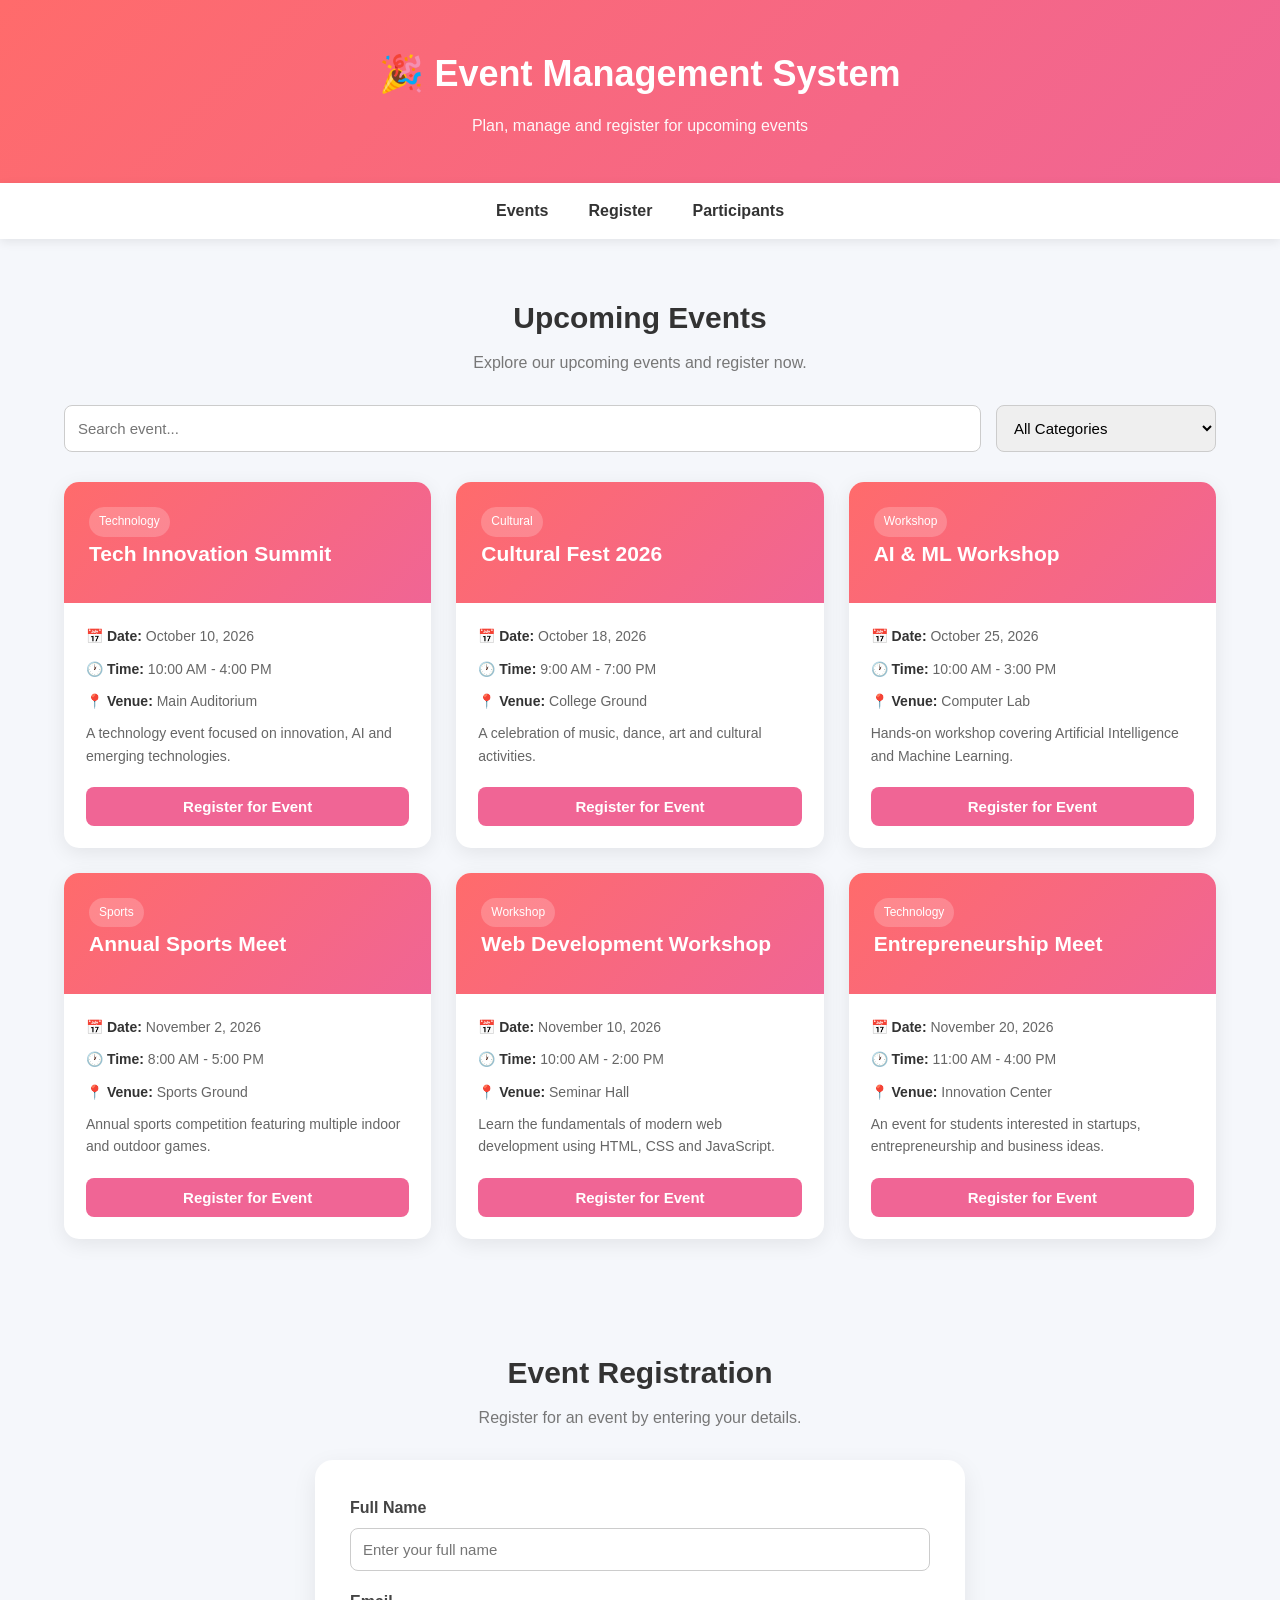
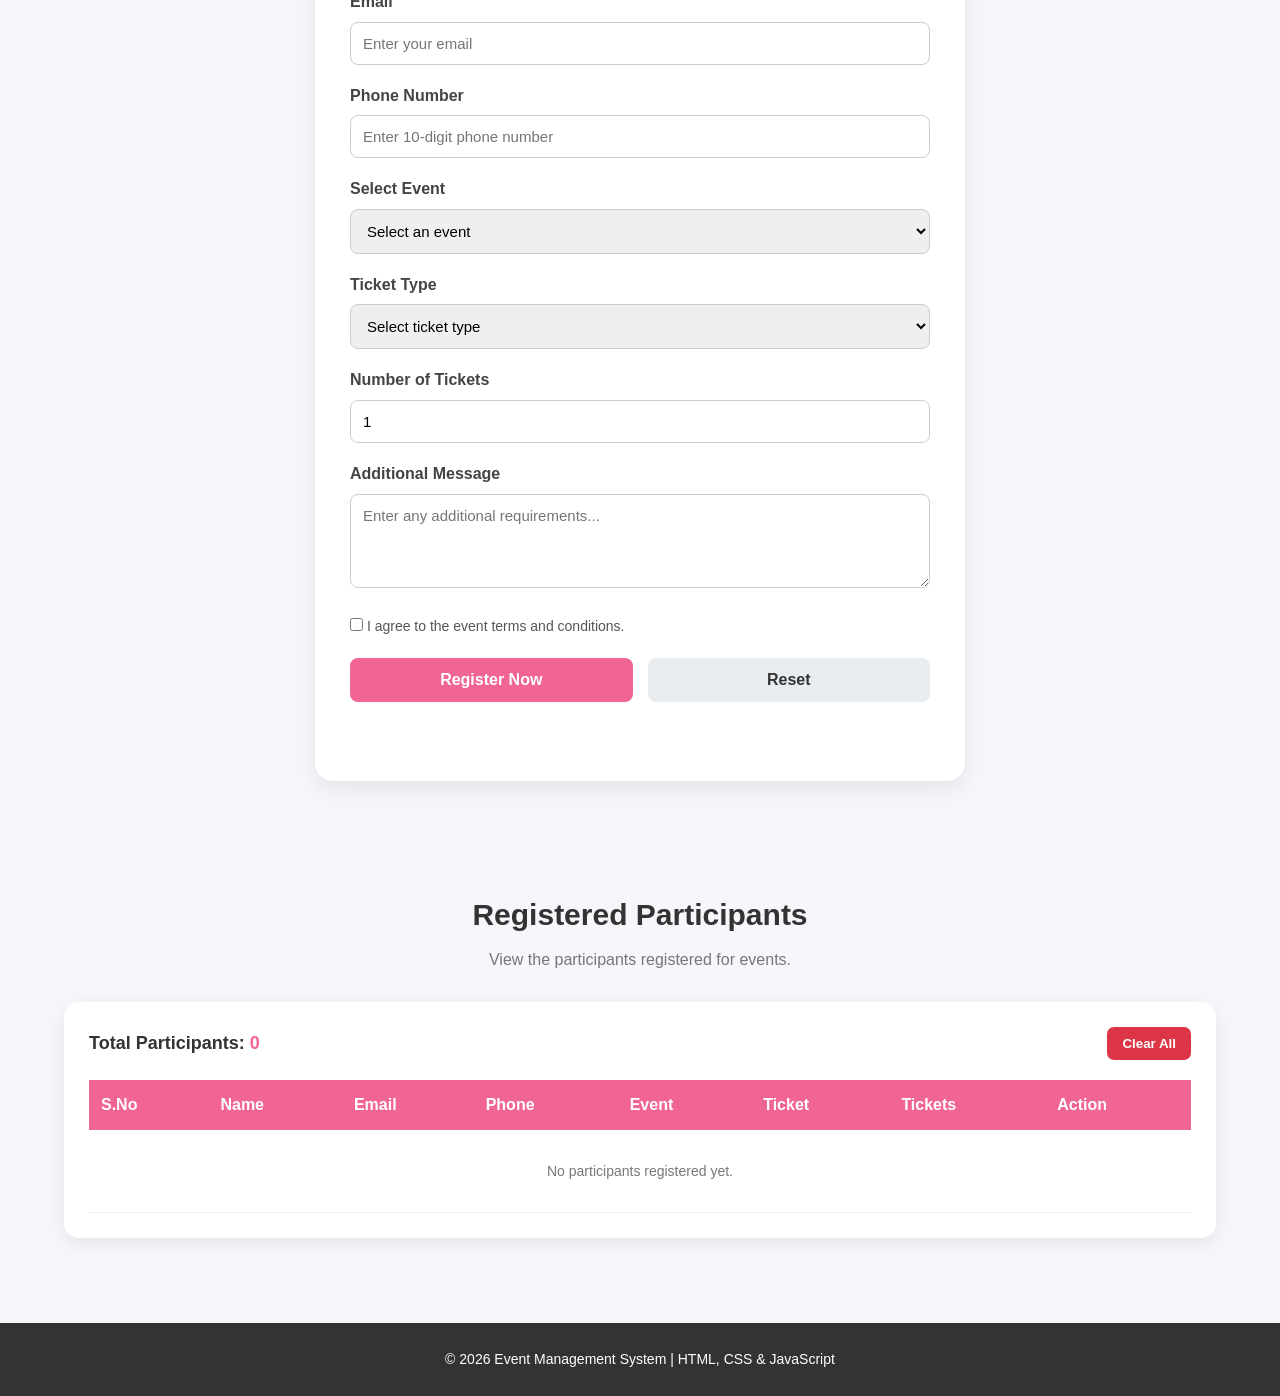
<file: Module 3/EventManagement/index.html>
<!DOCTYPE html>
<html lang="en">

<head>

    <meta charset="UTF-8">

    <meta name="viewport"
          content="width=device-width, initial-scale=1.0">

    <title>Event Management System</title>

    <link rel="stylesheet" href="style.css">

</head>

<body>

    <!-- ================= HEADER ================= -->

    <header>

        <div class="header-content">

            <h1>🎉 Event Management System</h1>

            <p>
                Plan, manage and register for upcoming events
            </p>

        </div>

    </header>


    <!-- ================= NAVIGATION ================= -->

    <nav>

        <a href="#events">Events</a>

        <a href="#registration">Register</a>

        <a href="#participants">Participants</a>

    </nav>


    <!-- ================= MAIN ================= -->

    <main>


        <!-- ================= EVENT SECTION ================= -->

        <section id="events">

            <div class="section-heading">

                <h2>Upcoming Events</h2>

                <p>
                    Explore our upcoming events and register now.
                </p>

            </div>


            <!-- Search and Filter -->

            <div class="search-area">

                <input
                    type="text"
                    id="searchEvent"
                    placeholder="Search event..."
                >

                <select id="categoryFilter">

                    <option value="All">
                        All Categories
                    </option>

                    <option value="Technology">
                        Technology
                    </option>

                    <option value="Cultural">
                        Cultural
                    </option>

                    <option value="Sports">
                        Sports
                    </option>

                    <option value="Workshop">
                        Workshop
                    </option>

                </select>

            </div>


            <!-- Event Cards -->

            <div
                id="eventContainer"
                class="event-container">
            </div>

        </section>


        <!-- ================= REGISTRATION ================= -->

        <section id="registration">

            <div class="section-heading">

                <h2>Event Registration</h2>

                <p>
                    Register for an event by entering your details.
                </p>

            </div>


            <div class="form-box">

                <form id="eventForm">


                    <!-- Participant Name -->

                    <div class="form-group">

                        <label for="participantName">
                            Full Name
                        </label>

                        <input
                            type="text"
                            id="participantName"
                            placeholder="Enter your full name"
                        >

                        <small id="nameError"></small>

                    </div>


                    <!-- Email -->

                    <div class="form-group">

                        <label for="participantEmail">
                            Email
                        </label>

                        <input
                            type="email"
                            id="participantEmail"
                            placeholder="Enter your email"
                        >

                        <small id="emailError"></small>

                    </div>


                    <!-- Phone -->

                    <div class="form-group">

                        <label for="participantPhone">
                            Phone Number
                        </label>

                        <input
                            type="text"
                            id="participantPhone"
                            maxlength="10"
                            placeholder="Enter 10-digit phone number"
                        >

                        <small id="phoneError"></small>

                    </div>


                    <!-- Event -->

                    <div class="form-group">

                        <label for="eventSelect">
                            Select Event
                        </label>

                        <select id="eventSelect">

                            <option value="">
                                Select an event
                            </option>

                        </select>

                        <small id="eventError"></small>

                    </div>


                    <!-- Ticket Type -->

                    <div class="form-group">

                        <label for="ticketType">
                            Ticket Type
                        </label>

                        <select id="ticketType">

                            <option value="">
                                Select ticket type
                            </option>

                            <option value="Regular">
                                Regular
                            </option>

                            <option value="VIP">
                                VIP
                            </option>

                            <option value="Student">
                                Student
                            </option>

                        </select>

                        <small id="ticketError"></small>

                    </div>


                    <!-- Number of Tickets -->

                    <div class="form-group">

                        <label for="tickets">
                            Number of Tickets
                        </label>

                        <input
                            type="number"
                            id="tickets"
                            min="1"
                            max="5"
                            value="1"
                        >

                        <small id="ticketsError"></small>

                    </div>


                    <!-- Message -->

                    <div class="form-group">

                        <label for="message">
                            Additional Message
                        </label>

                        <textarea
                            id="message"
                            rows="4"
                            placeholder="Enter any additional requirements..."
                        ></textarea>

                    </div>


                    <!-- Terms -->

                    <div class="terms">

                        <label>

                            <input
                                type="checkbox"
                                id="terms"
                            >

                            I agree to the event terms and conditions.

                        </label>

                        <small id="termsError"></small>

                    </div>


                    <!-- Buttons -->

                    <div class="buttons">

                        <button
                            type="submit"
                            class="register-btn">

                            Register Now

                        </button>

                        <button
                            type="reset"
                            class="reset-btn">

                            Reset

                        </button>

                    </div>


                    <div id="successMessage"></div>

                </form>

            </div>

        </section>


        <!-- ================= PARTICIPANTS ================= -->

        <section id="participants">

            <div class="section-heading">

                <h2>Registered Participants</h2>

                <p>
                    View the participants registered for events.
                </p>

            </div>


            <div class="table-box">

                <div class="participant-header">

                    <h3>
                        Total Participants:
                        <span id="participantCount">0</span>
                    </h3>

                    <button
                        id="clearParticipants"
                        class="clear-btn">

                        Clear All

                    </button>

                </div>


                <div class="table-container">

                    <table>

                        <thead>

                            <tr>

                                <th>S.No</th>

                                <th>Name</th>

                                <th>Email</th>

                                <th>Phone</th>

                                <th>Event</th>

                                <th>Ticket</th>

                                <th>Tickets</th>

                                <th>Action</th>

                            </tr>

                        </thead>

                        <tbody id="participantTable">

                        </tbody>

                    </table>

                </div>

            </div>

        </section>

    </main>


    <!-- ================= FOOTER ================= -->

    <footer>

        <p>
            © 2026 Event Management System |
            HTML, CSS & JavaScript
        </p>

    </footer>


    <script src="script.js"></script>

</body>

</html>
</file>
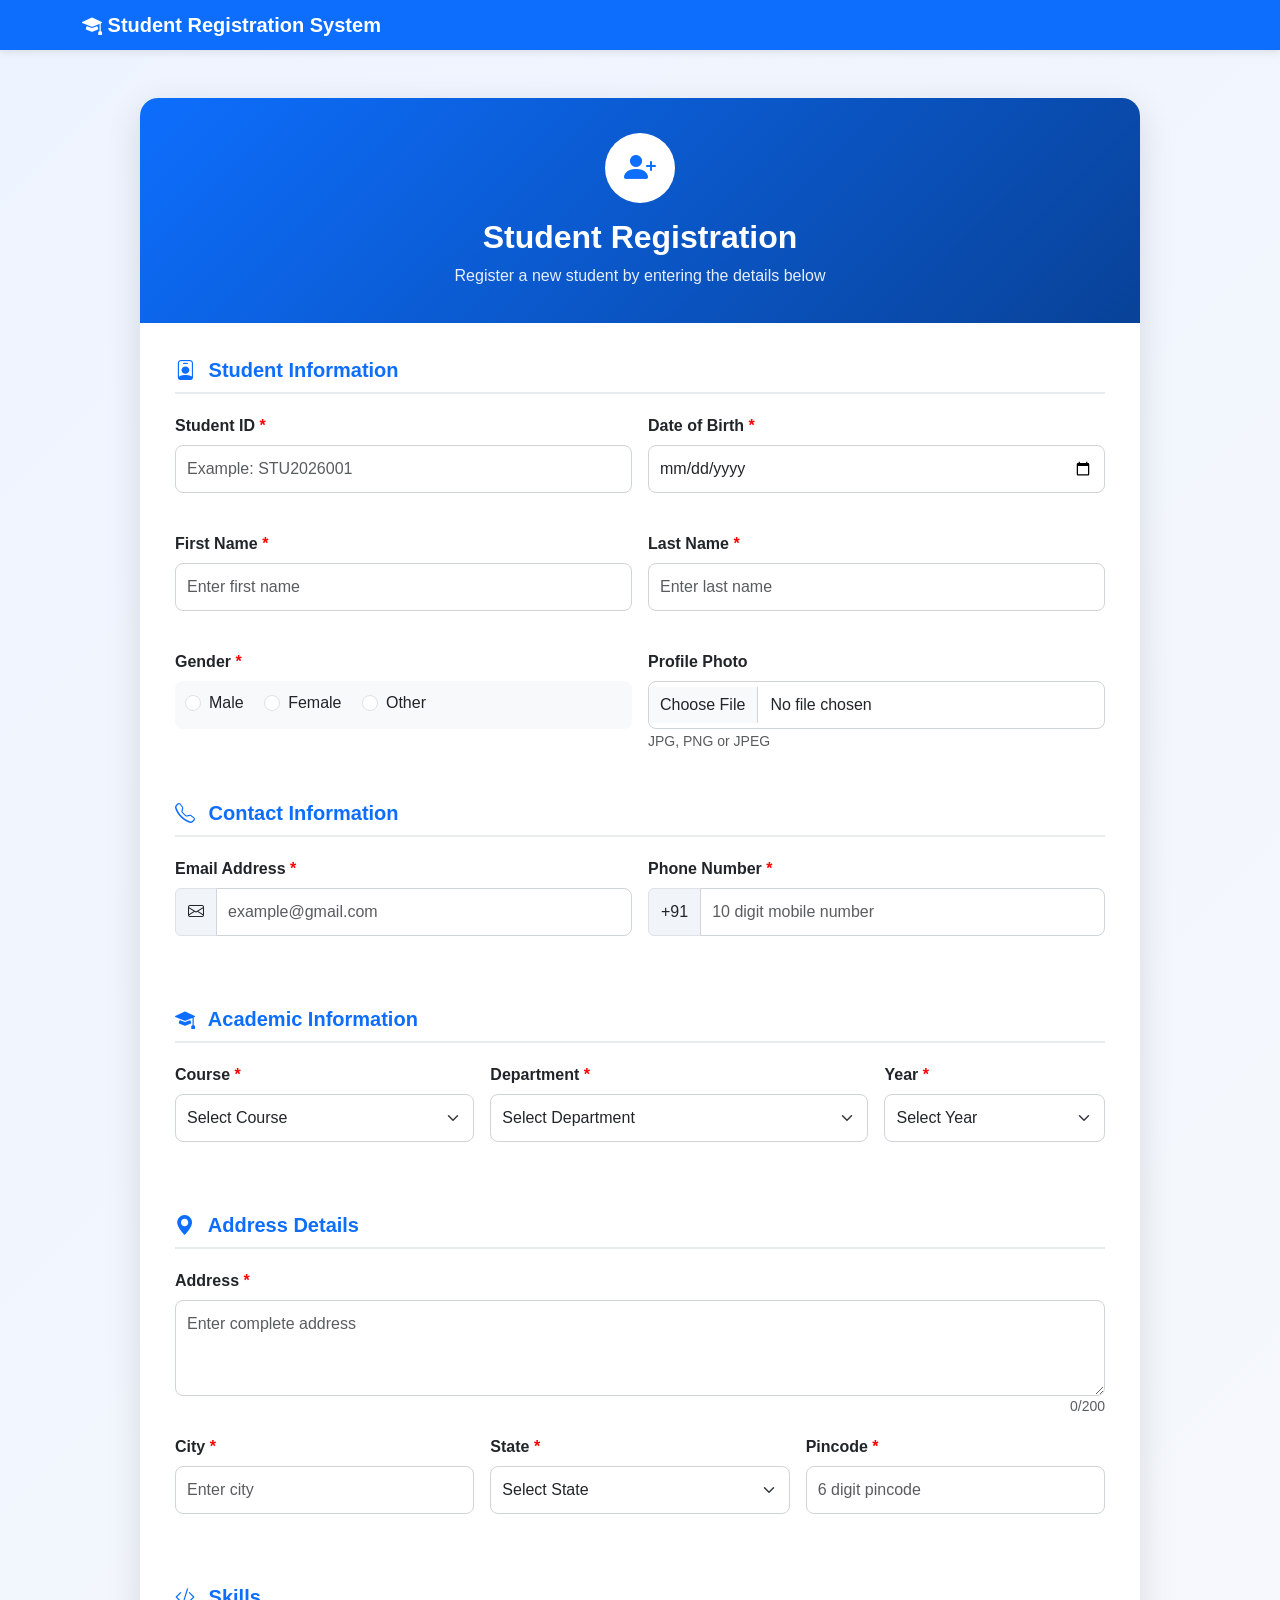
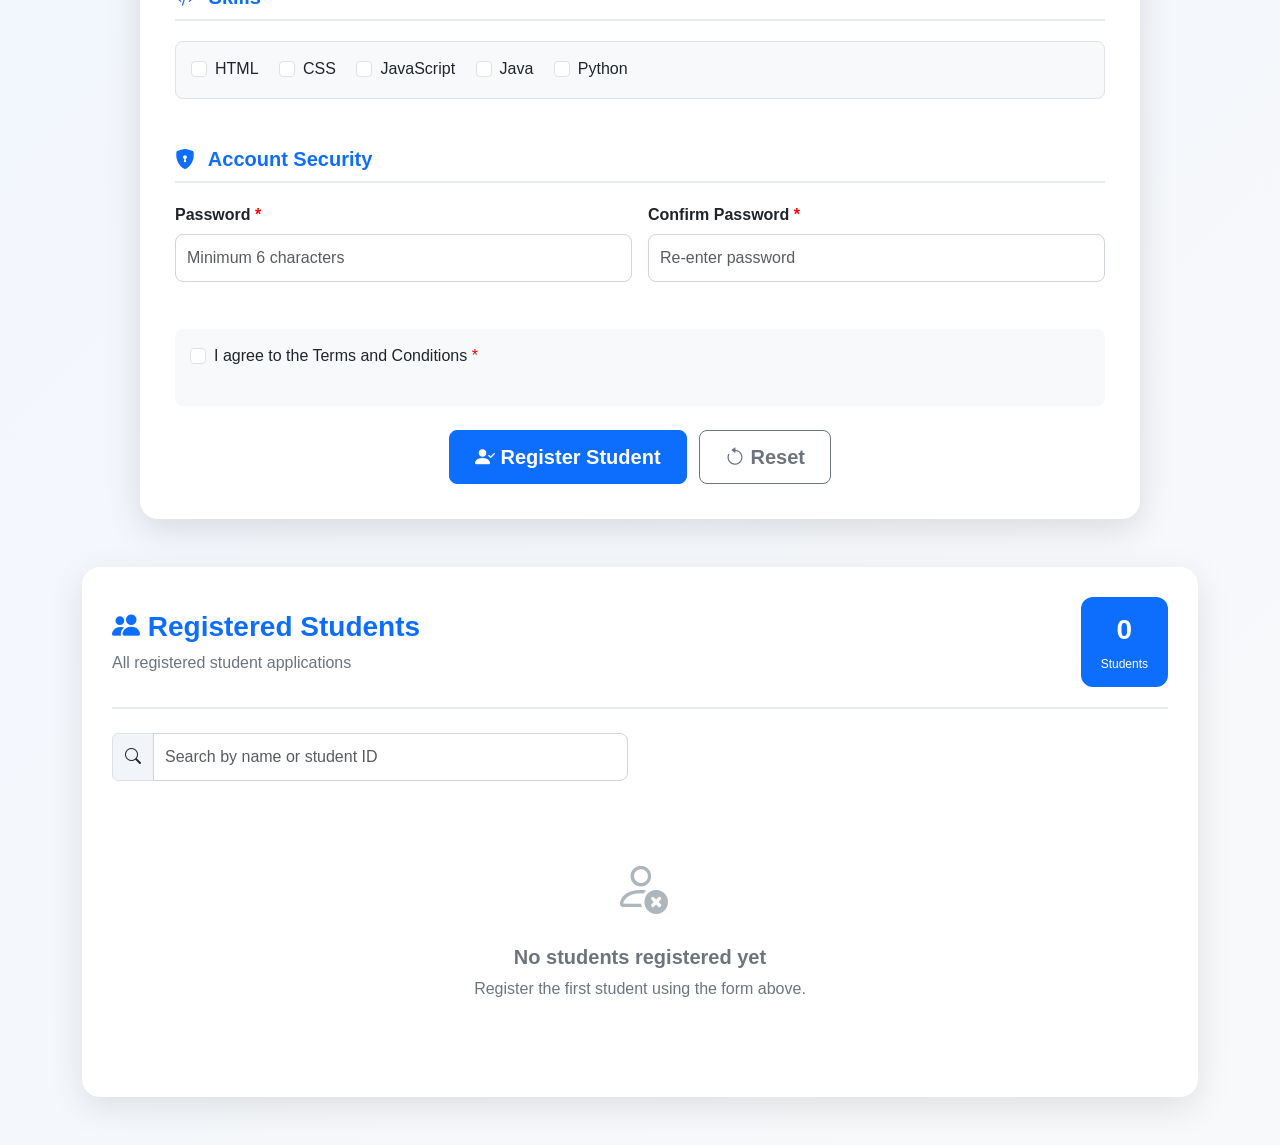
<file: Module 3/StudentRegistration/index.html>
<!DOCTYPE html>
<html lang="en">

<head>
    <meta charset="UTF-8">
    <meta name="viewport" content="width=device-width, initial-scale=1.0">

    <title>Student Registration System</title>

    <!-- Bootstrap CSS -->
    <link
        href="https://cdn.jsdelivr.net/npm/bootstrap@5.3.3/dist/css/bootstrap.min.css"
        rel="stylesheet">

    <!-- Bootstrap Icons -->
    <link
        rel="stylesheet"
        href="https://cdn.jsdelivr.net/npm/bootstrap-icons@1.11.3/font/bootstrap-icons.min.css">

    <!-- Custom CSS -->
    <link rel="stylesheet" href="style.css">
</head>

<body>

    <!-- =========================
         NAVBAR
    ========================== -->

    <nav class="navbar navbar-dark bg-primary">
        <div class="container">

            <span class="navbar-brand mb-0 h1">
                <i class="bi bi-mortarboard-fill"></i>
                Student Registration System
            </span>

        </div>
    </nav>


    <!-- =========================
         MAIN CONTAINER
    ========================== -->

    <div class="container py-5">

        <!-- =========================
             REGISTRATION FORM CARD
        ========================== -->

        <div class="registration-card">

            <!-- Header -->

            <div class="form-header">

                <div class="icon-circle">
                    <i class="bi bi-person-plus-fill"></i>
                </div>

                <h2>Student Registration</h2>

                <p>
                    Register a new student by entering the details below
                </p>

            </div>


            <!-- Form Body -->

            <div class="form-body">

                <form id="studentForm">

                    <!-- =========================
                         STUDENT INFORMATION
                    ========================== -->

                    <h5 class="section-title">
                        <i class="bi bi-person-badge"></i>
                        Student Information
                    </h5>

                    <div class="row g-3">

                        <!-- Student ID -->

                        <div class="col-md-6">

                            <label for="studentId" class="form-label">
                                Student ID <span>*</span>
                            </label>

                            <input
                                type="text"
                                id="studentId"
                                class="form-control"
                                placeholder="Example: STU2026001">

                            <small
                                id="studentIdError"
                                class="error-message">
                            </small>

                        </div>


                        <!-- Date of Birth -->

                        <div class="col-md-6">

                            <label for="dob" class="form-label">
                                Date of Birth <span>*</span>
                            </label>

                            <input
                                type="date"
                                id="dob"
                                class="form-control">

                            <small
                                id="dobError"
                                class="error-message">
                            </small>

                        </div>


                        <!-- First Name -->

                        <div class="col-md-6">

                            <label for="firstName" class="form-label">
                                First Name <span>*</span>
                            </label>

                            <input
                                type="text"
                                id="firstName"
                                class="form-control"
                                placeholder="Enter first name">

                            <small
                                id="firstNameError"
                                class="error-message">
                            </small>

                        </div>


                        <!-- Last Name -->

                        <div class="col-md-6">

                            <label for="lastName" class="form-label">
                                Last Name <span>*</span>
                            </label>

                            <input
                                type="text"
                                id="lastName"
                                class="form-control"
                                placeholder="Enter last name">

                            <small
                                id="lastNameError"
                                class="error-message">
                            </small>

                        </div>


                        <!-- Gender -->

                        <div class="col-md-6">

                            <label class="form-label">
                                Gender <span>*</span>
                            </label>

                            <div class="gender-box">

                                <div class="form-check form-check-inline">

                                    <input
                                        class="form-check-input"
                                        type="radio"
                                        name="gender"
                                        value="Male"
                                        id="male">

                                    <label
                                        class="form-check-label"
                                        for="male">
                                        Male
                                    </label>

                                </div>


                                <div class="form-check form-check-inline">

                                    <input
                                        class="form-check-input"
                                        type="radio"
                                        name="gender"
                                        value="Female"
                                        id="female">

                                    <label
                                        class="form-check-label"
                                        for="female">
                                        Female
                                    </label>

                                </div>


                                <div class="form-check form-check-inline">

                                    <input
                                        class="form-check-input"
                                        type="radio"
                                        name="gender"
                                        value="Other"
                                        id="other">

                                    <label
                                        class="form-check-label"
                                        for="other">
                                        Other
                                    </label>

                                </div>

                            </div>

                            <small
                                id="genderError"
                                class="error-message">
                            </small>

                        </div>


                        <!-- Photo -->

                        <div class="col-md-6">

                            <label for="photo" class="form-label">
                                Profile Photo
                            </label>

                            <input
                                type="file"
                                id="photo"
                                class="form-control"
                                accept="image/*">

                            <small class="text-muted">
                                JPG, PNG or JPEG
                            </small>

                        </div>

                    </div>


                    <!-- =========================
                         CONTACT INFORMATION
                    ========================== -->

                    <h5 class="section-title mt-5">

                        <i class="bi bi-telephone"></i>

                        Contact Information

                    </h5>


                    <div class="row g-3">

                        <!-- Email -->

                        <div class="col-md-6">

                            <label for="email" class="form-label">
                                Email Address <span>*</span>
                            </label>

                            <div class="input-group">

                                <span class="input-group-text">
                                    <i class="bi bi-envelope"></i>
                                </span>

                                <input
                                    type="email"
                                    id="email"
                                    class="form-control"
                                    placeholder="example@gmail.com">

                            </div>

                            <small
                                id="emailError"
                                class="error-message">
                            </small>

                        </div>


                        <!-- Phone -->

                        <div class="col-md-6">

                            <label for="phone" class="form-label">
                                Phone Number <span>*</span>
                            </label>

                            <div class="input-group">

                                <span class="input-group-text">
                                    +91
                                </span>

                                <input
                                    type="text"
                                    id="phone"
                                    class="form-control"
                                    placeholder="10 digit mobile number"
                                    maxlength="10">

                            </div>

                            <small
                                id="phoneError"
                                class="error-message">
                            </small>

                        </div>

                    </div>


                    <!-- =========================
                         ACADEMIC INFORMATION
                    ========================== -->

                    <h5 class="section-title mt-5">

                        <i class="bi bi-mortarboard-fill"></i>

                        Academic Information

                    </h5>


                    <div class="row g-3">

                        <!-- Course -->

                        <div class="col-md-4">

                            <label for="course" class="form-label">
                                Course <span>*</span>
                            </label>

                            <select
                                id="course"
                                class="form-select">

                                <option value="">
                                    Select Course
                                </option>

                                <option value="B.Tech">
                                    B.Tech
                                </option>

                                <option value="B.Sc">
                                    B.Sc
                                </option>

                                <option value="BCA">
                                    BCA
                                </option>

                                <option value="MCA">
                                    MCA
                                </option>

                                <option value="M.Tech">
                                    M.Tech
                                </option>

                            </select>

                            <small
                                id="courseError"
                                class="error-message">
                            </small>

                        </div>


                        <!-- Department -->

                        <div class="col-md-5">

                            <label for="department" class="form-label">
                                Department <span>*</span>
                            </label>

                            <select
                                id="department"
                                class="form-select">

                                <option value="">
                                    Select Department
                                </option>

                                <option value="AI & DS">
                                    Artificial Intelligence & Data Science
                                </option>

                                <option value="CSE">
                                    Computer Science Engineering
                                </option>

                                <option value="ECE">
                                    Electronics & Communication Engineering
                                </option>

                                <option value="EEE">
                                    Electrical & Electronics Engineering
                                </option>

                                <option value="MECH">
                                    Mechanical Engineering
                                </option>

                            </select>

                            <small
                                id="departmentError"
                                class="error-message">
                            </small>

                        </div>


                        <!-- Year -->

                        <div class="col-md-3">

                            <label for="year" class="form-label">
                                Year <span>*</span>
                            </label>

                            <select
                                id="year"
                                class="form-select">

                                <option value="">
                                    Select Year
                                </option>

                                <option value="1st Year">
                                    1st Year
                                </option>

                                <option value="2nd Year">
                                    2nd Year
                                </option>

                                <option value="3rd Year">
                                    3rd Year
                                </option>

                                <option value="4th Year">
                                    4th Year
                                </option>

                            </select>

                            <small
                                id="yearError"
                                class="error-message">
                            </small>

                        </div>

                    </div>


                    <!-- =========================
                         ADDRESS
                    ========================== -->

                    <h5 class="section-title mt-5">

                        <i class="bi bi-geo-alt-fill"></i>

                        Address Details

                    </h5>


                    <div class="row g-3">

                        <!-- Address -->

                        <div class="col-12">

                            <label for="address" class="form-label">
                                Address <span>*</span>
                            </label>

                            <textarea
                                id="address"
                                class="form-control"
                                rows="3"
                                maxlength="200"
                                placeholder="Enter complete address"></textarea>

                            <div class="d-flex justify-content-between">

                                <small
                                    id="addressError"
                                    class="error-message">
                                </small>

                                <small class="text-muted">

                                    <span id="charCount">0</span>/200

                                </small>

                            </div>

                        </div>


                        <!-- City -->

                        <div class="col-md-4">

                            <label for="city" class="form-label">
                                City <span>*</span>
                            </label>

                            <input
                                type="text"
                                id="city"
                                class="form-control"
                                placeholder="Enter city">

                            <small
                                id="cityError"
                                class="error-message">
                            </small>

                        </div>


                        <!-- State -->

                        <div class="col-md-4">

                            <label for="state" class="form-label">
                                State <span>*</span>
                            </label>

                            <select
                                id="state"
                                class="form-select">

                                <option value="">
                                    Select State
                                </option>

                                <option value="Tamil Nadu">
                                    Tamil Nadu
                                </option>

                                <option value="Andhra Pradesh">
                                    Andhra Pradesh
                                </option>

                                <option value="Telangana">
                                    Telangana
                                </option>

                                <option value="Karnataka">
                                    Karnataka
                                </option>

                                <option value="Kerala">
                                    Kerala
                                </option>

                            </select>

                            <small
                                id="stateError"
                                class="error-message">
                            </small>

                        </div>


                        <!-- Pincode -->

                        <div class="col-md-4">

                            <label for="pincode" class="form-label">
                                Pincode <span>*</span>
                            </label>

                            <input
                                type="text"
                                id="pincode"
                                class="form-control"
                                placeholder="6 digit pincode"
                                maxlength="6">

                            <small
                                id="pincodeError"
                                class="error-message">
                            </small>

                        </div>

                    </div>


                    <!-- =========================
                         SKILLS
                    ========================== -->

                    <h5 class="section-title mt-5">

                        <i class="bi bi-code-slash"></i>

                        Skills

                    </h5>


                    <div class="skills-box">

                        <div class="form-check form-check-inline">

                            <input
                                class="form-check-input"
                                type="checkbox"
                                name="skills"
                                value="HTML"
                                id="html">

                            <label
                                class="form-check-label"
                                for="html">
                                HTML
                            </label>

                        </div>


                        <div class="form-check form-check-inline">

                            <input
                                class="form-check-input"
                                type="checkbox"
                                name="skills"
                                value="CSS"
                                id="css">

                            <label
                                class="form-check-label"
                                for="css">
                                CSS
                            </label>

                        </div>


                        <div class="form-check form-check-inline">

                            <input
                                class="form-check-input"
                                type="checkbox"
                                name="skills"
                                value="JavaScript"
                                id="javascript">

                            <label
                                class="form-check-label"
                                for="javascript">
                                JavaScript
                            </label>

                        </div>


                        <div class="form-check form-check-inline">

                            <input
                                class="form-check-input"
                                type="checkbox"
                                name="skills"
                                value="Java"
                                id="java">

                            <label
                                class="form-check-label"
                                for="java">
                                Java
                            </label>

                        </div>


                        <div class="form-check form-check-inline">

                            <input
                                class="form-check-input"
                                type="checkbox"
                                name="skills"
                                value="Python"
                                id="python">

                            <label
                                class="form-check-label"
                                for="python">
                                Python
                            </label>

                        </div>

                    </div>


                    <!-- =========================
                         PASSWORD
                    ========================== -->

                    <h5 class="section-title mt-5">

                        <i class="bi bi-shield-lock-fill"></i>

                        Account Security

                    </h5>


                    <div class="row g-3">

                        <!-- Password -->

                        <div class="col-md-6">

                            <label for="password" class="form-label">
                                Password <span>*</span>
                            </label>

                            <input
                                type="password"
                                id="password"
                                class="form-control"
                                placeholder="Minimum 6 characters">

                            <small
                                id="passwordError"
                                class="error-message">
                            </small>

                        </div>


                        <!-- Confirm Password -->

                        <div class="col-md-6">

                            <label
                                for="confirmPassword"
                                class="form-label">

                                Confirm Password <span>*</span>

                            </label>

                            <input
                                type="password"
                                id="confirmPassword"
                                class="form-control"
                                placeholder="Re-enter password">

                            <small
                                id="confirmPasswordError"
                                class="error-message">
                            </small>

                        </div>

                    </div>


                    <!-- =========================
                         TERMS
                    ========================== -->

                    <div class="terms-box mt-4">

                        <div class="form-check">

                            <input
                                class="form-check-input"
                                type="checkbox"
                                id="terms">

                            <label
                                class="form-check-label"
                                for="terms">

                                I agree to the Terms and Conditions
                                <span>*</span>

                            </label>

                        </div>

                        <small
                            id="termsError"
                            class="error-message">
                        </small>

                    </div>


                    <!-- =========================
                         BUTTONS
                    ========================== -->

                    <div class="button-section text-center mt-4">

                        <button
                            type="submit"
                            class="btn btn-primary btn-lg">

                            <i class="bi bi-person-check-fill"></i>

                            Register Student

                        </button>


                        <button
                            type="button"
                            id="resetBtn"
                            class="btn btn-outline-secondary btn-lg ms-2">

                            <i class="bi bi-arrow-counterclockwise"></i>

                            Reset

                        </button>

                    </div>

                </form>


                <!-- =========================
                     SUCCESS MESSAGE
                ========================== -->

                <div
                    id="successMessage"
                    class="alert alert-success text-center mt-4"
                    style="display:none;">

                    <i class="bi bi-check-circle-fill"></i>

                    <strong>
                        Registration Successful!
                    </strong>

                    <p class="mb-0">
                        Student has been registered successfully.
                    </p>

                </div>

            </div>

        </div>


        <!-- =========================
             REGISTERED STUDENTS
        ========================== -->

        <div class="students-card mt-5">

            <div class="students-header">

                <div>

                    <h3>
                        <i class="bi bi-people-fill"></i>
                        Registered Students
                    </h3>

                    <p class="mb-0">
                        All registered student applications
                    </p>

                </div>


                <div class="student-count">

                    <span id="studentCount">
                        0
                    </span>

                    <small>
                        Students
                    </small>

                </div>

            </div>


            <!-- Search -->

            <div class="row mt-4 mb-3">

                <div class="col-md-6">

                    <div class="input-group">

                        <span class="input-group-text">
                            <i class="bi bi-search"></i>
                        </span>

                        <input
                            type="text"
                            id="searchStudent"
                            class="form-control"
                            placeholder="Search by name or student ID">

                    </div>

                </div>

            </div>


            <!-- Table -->

            <div class="table-responsive">

                <table
                    class="table table-hover align-middle"
                    id="studentTable">

                    <thead class="table-primary">

                        <tr>

                            <th>S.No</th>

                            <th>Student ID</th>

                            <th>Name</th>

                            <th>Email</th>

                            <th>Phone</th>

                            <th>Course</th>

                            <th>Department</th>

                            <th>Year</th>

                            <th>Actions</th>

                        </tr>

                    </thead>

                    <tbody id="studentTableBody">

                    </tbody>

                </table>

            </div>


            <!-- Empty Message -->

            <div
                id="emptyMessage"
                class="empty-message">

                <i class="bi bi-person-x"></i>

                <h5>
                    No students registered yet
                </h5>

                <p>
                    Register the first student using the form above.
                </p>

            </div>


            <!-- Clear All -->

            <div
                class="text-end mt-3"
                id="clearAllContainer"
                style="display:none;">

                <button
                    type="button"
                    id="clearAllBtn"
                    class="btn btn-danger">

                    <i class="bi bi-trash3"></i>

                    Clear All Students

                </button>

            </div>

        </div>

    </div>


    <!-- =========================
         jQuery
    ========================== -->

    <script
        src="https://code.jquery.com/jquery-3.7.1.min.js">
    </script>


    <!-- =========================
         Bootstrap JS
    ========================== -->

    <script
        src="https://cdn.jsdelivr.net/npm/bootstrap@5.3.3/dist/js/bootstrap.bundle.min.js">
    </script>


    <!-- =========================
         CUSTOM JS
    ========================== -->

    <script src="script.js"></script>

</body>

</html>
</file>
<file: Module 3/EventManagement/style.css>
/* =========================
   GENERAL
========================= */

* {
    margin: 0;
    padding: 0;
    box-sizing: border-box;
}

html {
    scroll-behavior: smooth;
}

body {

    font-family: Arial, Helvetica, sans-serif;

    background: #f5f7fb;

    color: #333;

    line-height: 1.6;
}


/* =========================
   HEADER
========================= */

header {

    background: linear-gradient(
        135deg,
        #ff6b6b,
        #f06595
    );

    color: white;

    padding: 45px 20px;

    text-align: center;
}

.header-content h1 {

    font-size: 36px;

    margin-bottom: 10px;
}

.header-content p {

    font-size: 16px;

    opacity: 0.95;
}


/* =========================
   NAVIGATION
========================= */

nav {

    background: #ffffff;

    display: flex;

    justify-content: center;

    gap: 40px;

    padding: 15px;

    box-shadow:
        0 3px 10px rgba(0, 0, 0, 0.08);

    position: sticky;

    top: 0;

    z-index: 100;
}

nav a {

    color: #333;

    text-decoration: none;

    font-weight: bold;

    transition: 0.3s;
}

nav a:hover {

    color: #f06595;
}


/* =========================
   MAIN
========================= */

main {

    width: 90%;

    max-width: 1200px;

    margin: auto;
}


/* =========================
   SECTIONS
========================= */

section {

    padding: 55px 0;
}

.section-heading {

    text-align: center;

    margin-bottom: 30px;
}

.section-heading h2 {

    font-size: 30px;

    color: #333;

    margin-bottom: 8px;
}

.section-heading p {

    color: #777;
}


/* =========================
   SEARCH
========================= */

.search-area {

    display: flex;

    gap: 15px;

    margin-bottom: 30px;
}

.search-area input,
.search-area select {

    padding: 13px;

    border: 1px solid #ccc;

    border-radius: 8px;

    font-size: 15px;

    outline: none;
}

.search-area input {

    flex: 1;
}

.search-area select {

    width: 220px;
}

.search-area input:focus,
.search-area select:focus {

    border-color: #f06595;

    box-shadow:
        0 0 5px rgba(240, 101, 149, 0.3);
}


/* =========================
   EVENT CONTAINER
========================= */

.event-container {

    display: grid;

    grid-template-columns:
        repeat(3, 1fr);

    gap: 25px;
}


/* =========================
   EVENT CARD
========================= */

.event-card {

    background: white;

    border-radius: 15px;

    overflow: hidden;

    box-shadow:
        0 5px 20px rgba(0, 0, 0, 0.08);

    transition: 0.3s;
}

.event-card:hover {

    transform: translateY(-7px);

    box-shadow:
        0 10px 25px rgba(0, 0, 0, 0.12);
}


/* Event top */

.event-top {

    padding: 25px;

    background: linear-gradient(
        135deg,
        #ff6b6b,
        #f06595
    );

    color: white;
}

.event-top h3 {

    font-size: 21px;

    margin-bottom: 8px;
}

.category {

    display: inline-block;

    background: rgba(255, 255, 255, 0.2);

    padding: 5px 10px;

    border-radius: 15px;

    font-size: 12px;
}


/* Event body */

.event-body {

    padding: 22px;
}

.event-body p {

    color: #666;

    margin-bottom: 10px;

    font-size: 14px;
}

.event-body strong {

    color: #333;
}

.event-register-btn {

    width: 100%;

    padding: 11px;

    border: none;

    border-radius: 8px;

    background: #f06595;

    color: white;

    font-size: 15px;

    font-weight: bold;

    cursor: pointer;

    margin-top: 10px;

    transition: 0.3s;
}

.event-register-btn:hover {

    background: #d94c7c;
}


/* =========================
   FORM BOX
========================= */

.form-box {

    max-width: 650px;

    margin: auto;

    background: white;

    padding: 35px;

    border-radius: 18px;

    box-shadow:
        0 8px 25px rgba(0, 0, 0, 0.08);
}


/* =========================
   FORM GROUP
========================= */

.form-group {

    margin-bottom: 18px;
}

.form-group label {

    display: block;

    font-weight: bold;

    margin-bottom: 7px;

    color: #444;
}

.form-group input,
.form-group select,
.form-group textarea {

    width: 100%;

    padding: 12px;

    border: 1px solid #ccc;

    border-radius: 8px;

    outline: none;

    font-size: 15px;

    font-family: inherit;
}

.form-group input:focus,
.form-group select:focus,
.form-group textarea:focus {

    border-color: #f06595;

    box-shadow:
        0 0 5px rgba(240, 101, 149, 0.3);
}


/* =========================
   ERROR
========================= */

.form-group small,
.terms small {

    display: block;

    color: #dc3545;

    font-size: 12px;

    margin-top: 5px;
}


/* =========================
   TERMS
========================= */

.terms {

    margin: 20px 0;

    font-size: 14px;

    color: #555;
}


/* =========================
   BUTTONS
========================= */

.buttons {

    display: flex;

    gap: 15px;
}

.buttons button {

    flex: 1;

    padding: 13px;

    border: none;

    border-radius: 8px;

    font-size: 16px;

    font-weight: bold;

    cursor: pointer;

    transition: 0.3s;
}

.register-btn {

    background: #f06595;

    color: white;
}

.register-btn:hover {

    background: #d94c7c;
}

.reset-btn {

    background: #e9ecef;

    color: #333;
}

.reset-btn:hover {

    background: #d6d8db;
}


/* =========================
   SUCCESS
========================= */

#successMessage {

    margin-top: 20px;

    padding: 12px;

    border-radius: 8px;

    text-align: center;

    font-weight: bold;
}


/* =========================
   TABLE
========================= */

.table-box {

    background: white;

    padding: 25px;

    border-radius: 15px;

    box-shadow:
        0 5px 20px rgba(0, 0, 0, 0.08);
}

.participant-header {

    display: flex;

    justify-content: space-between;

    align-items: center;

    margin-bottom: 20px;
}

.participant-header h3 {

    font-size: 18px;
}

.participant-header span {

    color: #f06595;
}


/* =========================
   CLEAR BUTTON
========================= */

.clear-btn {

    border: none;

    background: #dc3545;

    color: white;

    padding: 9px 15px;

    border-radius: 7px;

    cursor: pointer;

    font-weight: bold;
}

.clear-btn:hover {

    background: #b02a37;
}


/* =========================
   TABLE CONTAINER
========================= */

.table-container {

    overflow-x: auto;
}

table {

    width: 100%;

    border-collapse: collapse;

    min-width: 850px;
}

th {

    background: #f06595;

    color: white;

    padding: 12px;

    text-align: left;
}

td {

    padding: 12px;

    border-bottom: 1px solid #eee;

    font-size: 14px;
}

tr:hover {

    background: #fff5f8;
}


/* =========================
   DELETE BUTTON
========================= */

.delete-btn {

    background: #dc3545;

    color: white;

    border: none;

    padding: 6px 10px;

    border-radius: 5px;

    cursor: pointer;
}

.delete-btn:hover {

    background: #b02a37;
}


/* =========================
   NO DATA
========================= */

.no-data {

    text-align: center;

    color: #777;

    padding: 30px;
}


/* =========================
   FOOTER
========================= */

footer {

    background: #333;

    color: white;

    text-align: center;

    padding: 25px;

    margin-top: 30px;
}

footer p {

    margin: 0;

    font-size: 14px;
}


/* =========================
   RESPONSIVE
========================= */

@media (max-width: 900px) {

    .event-container {

        grid-template-columns:
            repeat(2, 1fr);
    }

}

@media (max-width: 650px) {

    .header-content h1 {

        font-size: 28px;
    }

    nav {

        gap: 15px;

        flex-wrap: wrap;
    }

    .search-area {

        flex-direction: column;
    }

    .search-area select {

        width: 100%;
    }

    .event-container {

        grid-template-columns: 1fr;
    }

    .buttons {

        flex-direction: column;
    }

    .participant-header {

        flex-direction: column;

        align-items: flex-start;

        gap: 15px;
    }

}
</file>
<file: Module 3/StudentRegistration/style.css>
/* =========================================
   GENERAL
========================================= */

* {
    box-sizing: border-box;
}

body {
    margin: 0;
    background: linear-gradient(135deg, #eef4ff, #f8f9fa);
    font-family: Arial, Helvetica, sans-serif;
    color: #212529;
}


/* =========================================
   NAVBAR
========================================= */

.navbar {
    box-shadow: 0 2px 8px rgba(0, 0, 0, 0.1);
}

.navbar-brand {
    font-weight: 600;
}


/* =========================================
   REGISTRATION CARD
========================================= */

.registration-card {
    max-width: 1000px;
    margin: auto;
    background: white;
    border-radius: 18px;
    overflow: hidden;
    box-shadow: 0 10px 35px rgba(0, 0, 0, 0.12);
}


/* =========================================
   FORM HEADER
========================================= */

.form-header {
    background: linear-gradient(135deg, #0d6efd, #084298);
    color: white;
    text-align: center;
    padding: 35px 20px;
}

.form-header h2 {
    margin-top: 15px;
    font-weight: bold;
}

.form-header p {
    margin-bottom: 0;
    opacity: 0.9;
}

.icon-circle {
    width: 70px;
    height: 70px;
    margin: auto;

    border-radius: 50%;

    background: white;
    color: #0d6efd;

    display: flex;
    align-items: center;
    justify-content: center;

    font-size: 32px;
}


/* =========================================
   FORM BODY
========================================= */

.form-body {
    padding: 35px;
}


/* =========================================
   SECTION TITLES
========================================= */

.section-title {
    color: #0d6efd;

    border-bottom: 2px solid #e9ecef;

    padding-bottom: 10px;

    margin-bottom: 20px;

    font-weight: bold;
}

.section-title i {
    margin-right: 8px;
}


/* =========================================
   LABELS
========================================= */

.form-label {
    font-weight: 600;
    margin-bottom: 7px;
}

.form-label span,
.terms-box span {
    color: red;
}


/* =========================================
   INPUTS
========================================= */

.form-control,
.form-select {
    border-radius: 8px;
    padding: 11px;

    border: 1px solid #ced4da;

    transition: 0.2s;
}

.form-control:focus,
.form-select:focus {
    border-color: #0d6efd;

    box-shadow:
        0 0 0 0.2rem rgba(13, 110, 253, 0.15);
}


/* =========================================
   INPUT GROUP
========================================= */

.input-group-text {
    background: #f1f5f9;
}


/* =========================================
   GENDER
========================================= */

.gender-box {
    padding: 10px;

    background: #f8f9fa;

    border-radius: 8px;

    min-height: 48px;
}


/* =========================================
   SKILLS
========================================= */

.skills-box {
    padding: 15px;

    background: #f8f9fa;

    border-radius: 8px;

    border: 1px solid #dee2e6;
}


/* =========================================
   TERMS
========================================= */

.terms-box {
    padding: 15px;

    background: #f8f9fa;

    border-radius: 8px;
}


/* =========================================
   ERROR
========================================= */

.error-message {
    display: block;

    color: #dc3545;

    font-size: 13px;

    margin-top: 5px;

    min-height: 18px;
}


/* =========================================
   BUTTONS
========================================= */

.button-section .btn {
    padding: 11px 25px;

    border-radius: 8px;

    font-weight: 600;
}


/* =========================================
   SUCCESS MESSAGE
========================================= */

#successMessage {
    border-radius: 10px;
}


/* =========================================
   STUDENTS CARD
========================================= */

.students-card {
    background: white;

    border-radius: 18px;

    padding: 30px;

    box-shadow:
        0 10px 35px rgba(0, 0, 0, 0.10);
}


/* =========================================
   STUDENTS HEADER
========================================= */

.students-header {
    display: flex;

    justify-content: space-between;

    align-items: center;

    border-bottom: 2px solid #e9ecef;

    padding-bottom: 20px;
}

.students-header h3 {
    color: #0d6efd;

    font-weight: bold;
}

.students-header p {
    color: #6c757d;
}


/* =========================================
   STUDENT COUNT
========================================= */

.student-count {
    background: #0d6efd;

    color: white;

    border-radius: 12px;

    padding: 12px 20px;

    text-align: center;
}

.student-count span {
    display: block;

    font-size: 28px;

    font-weight: bold;
}

.student-count small {
    font-size: 12px;
}


/* =========================================
   TABLE
========================================= */

#studentTable {
    white-space: nowrap;
}

#studentTable th {
    font-size: 14px;

    vertical-align: middle;
}

#studentTable td {
    font-size: 14px;

    vertical-align: middle;
}


/* =========================================
   EMPTY MESSAGE
========================================= */

.empty-message {
    text-align: center;

    padding: 50px 20px;

    color: #6c757d;
}

.empty-message i {
    font-size: 55px;

    display: block;

    margin-bottom: 15px;

    color: #adb5bd;
}

.empty-message h5 {
    font-weight: bold;
}


/* =========================================
   ACTION BUTTON
========================================= */

.delete-btn {
    border-radius: 6px;
}


/* =========================================
   RESPONSIVE
========================================= */

@media (max-width: 768px) {

    .form-body {
        padding: 20px;
    }

    .form-header {
        padding: 25px 15px;
    }

    .button-section .btn {
        width: 100%;

        margin: 5px 0 !important;
    }

    .students-card {
        padding: 20px;
    }

    .students-header {
        flex-direction: column;

        align-items: flex-start;

        gap: 15px;
    }

    .student-count {
        width: 100%;
    }

}
</file>
